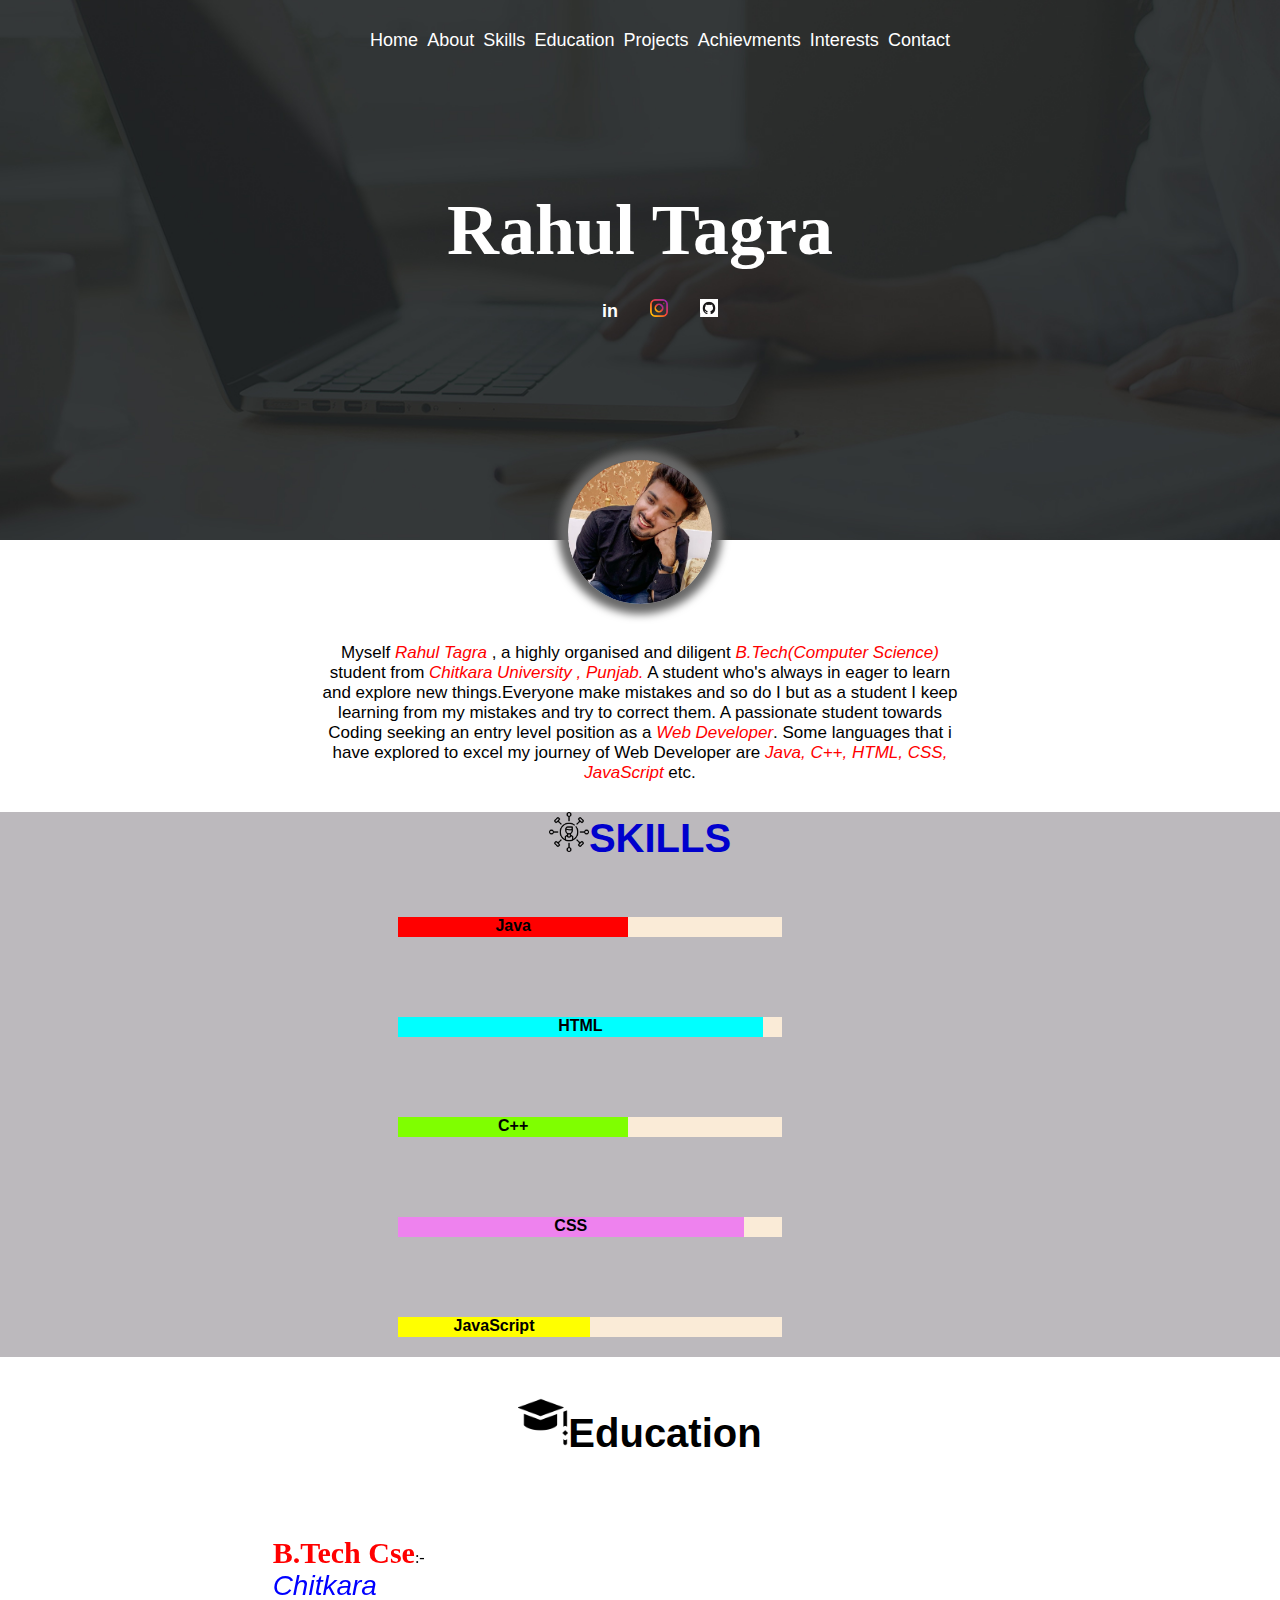
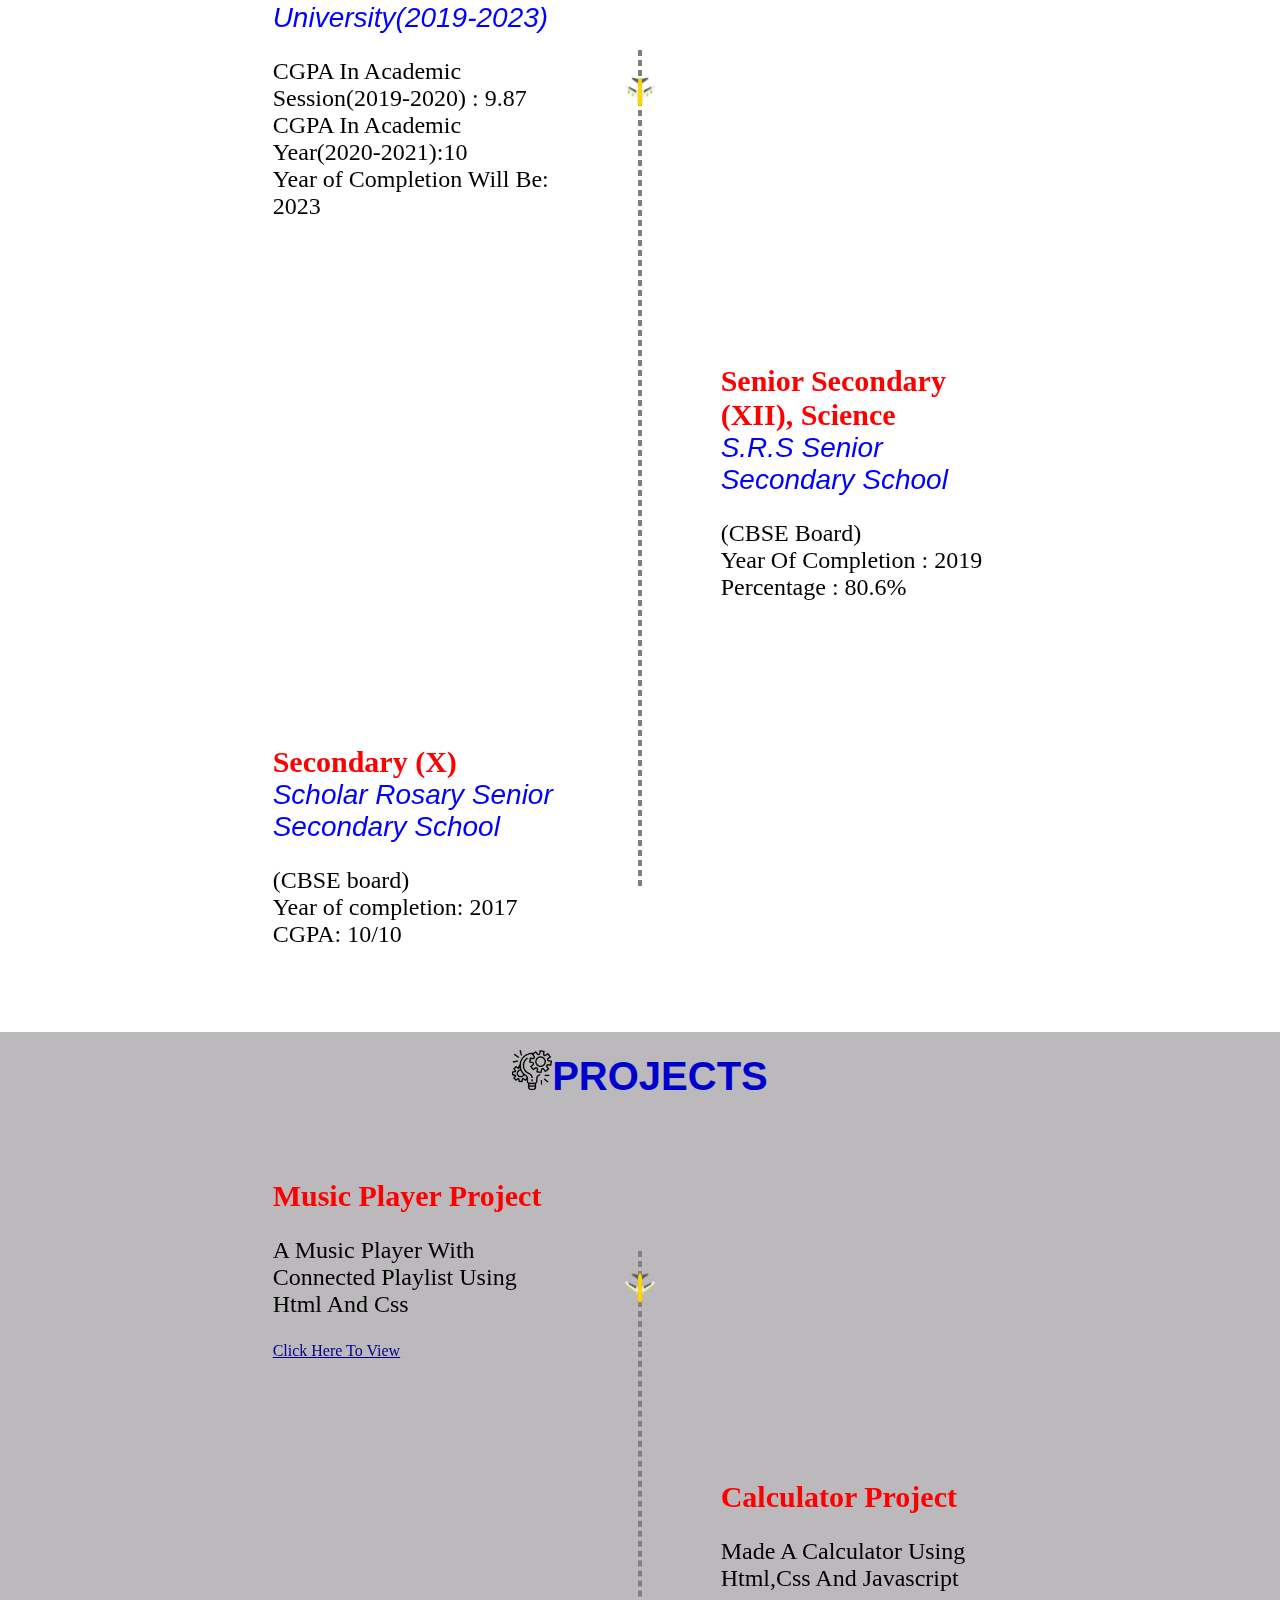
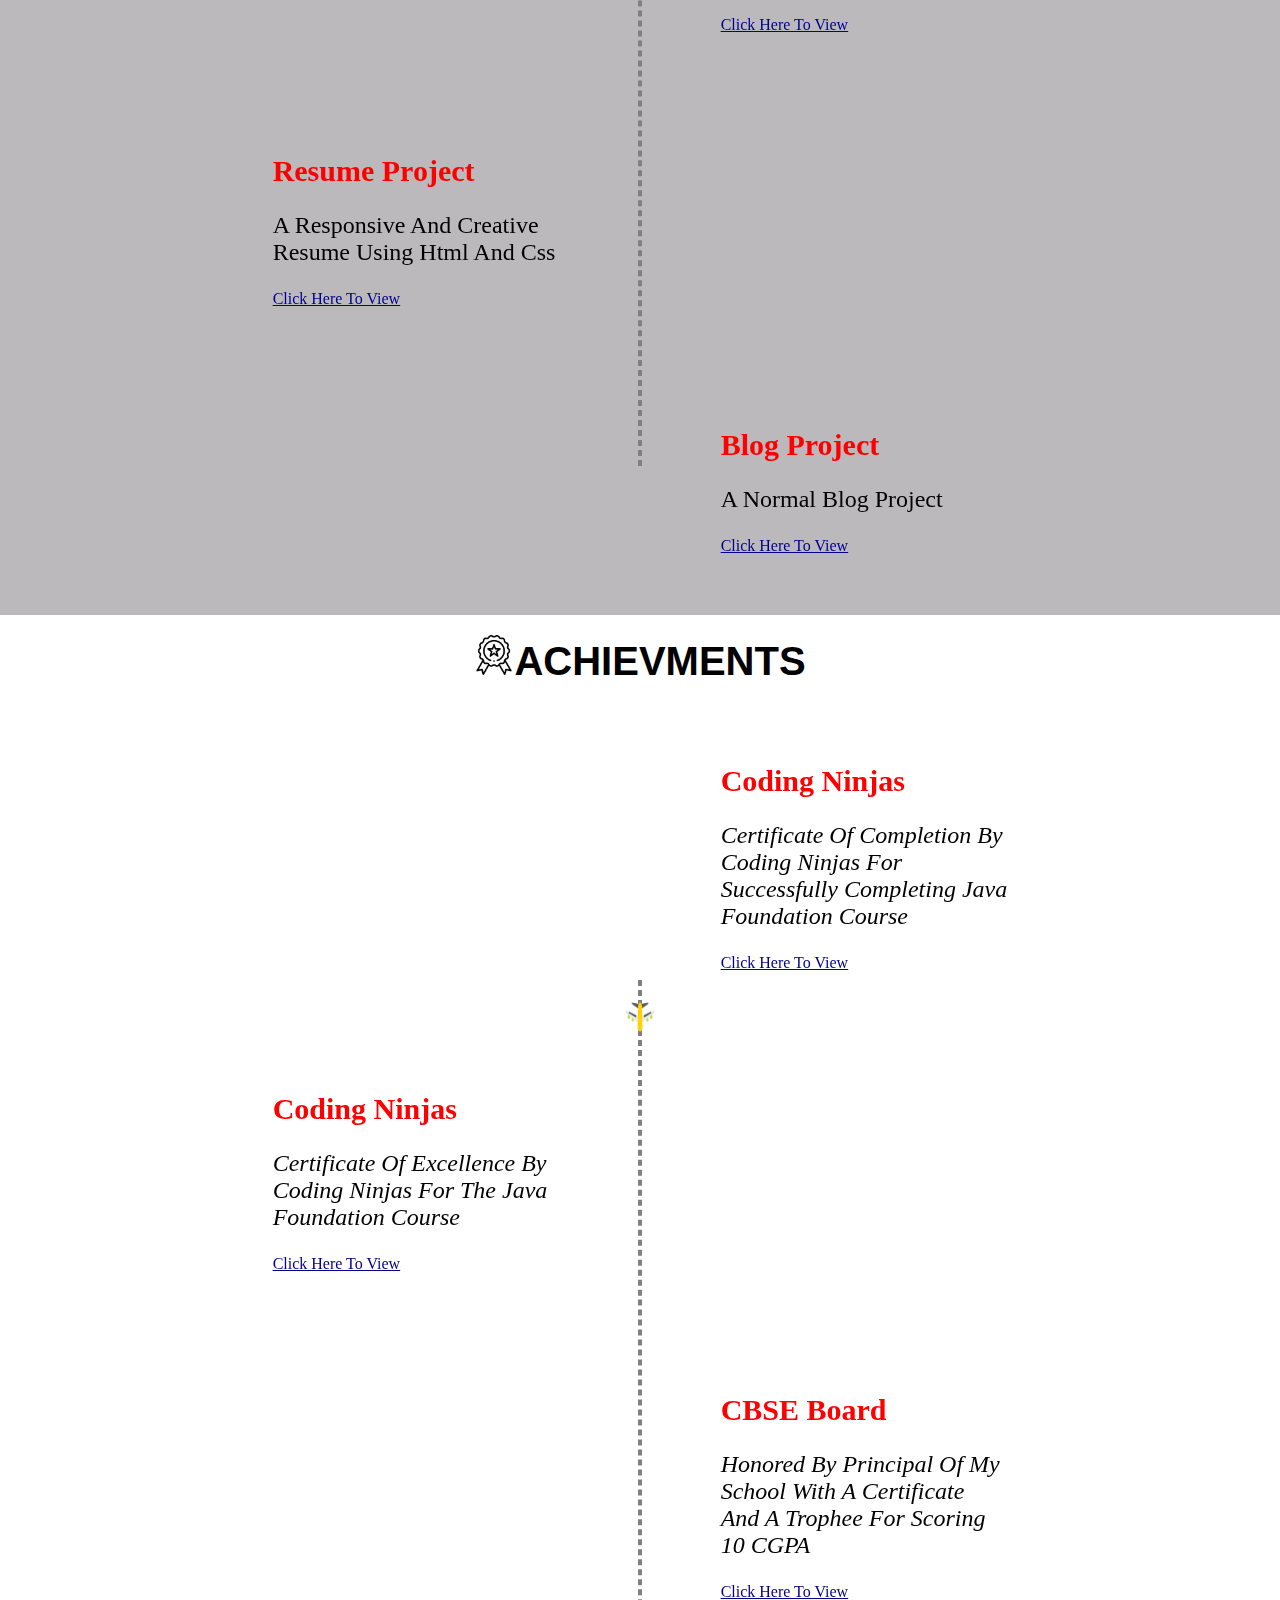
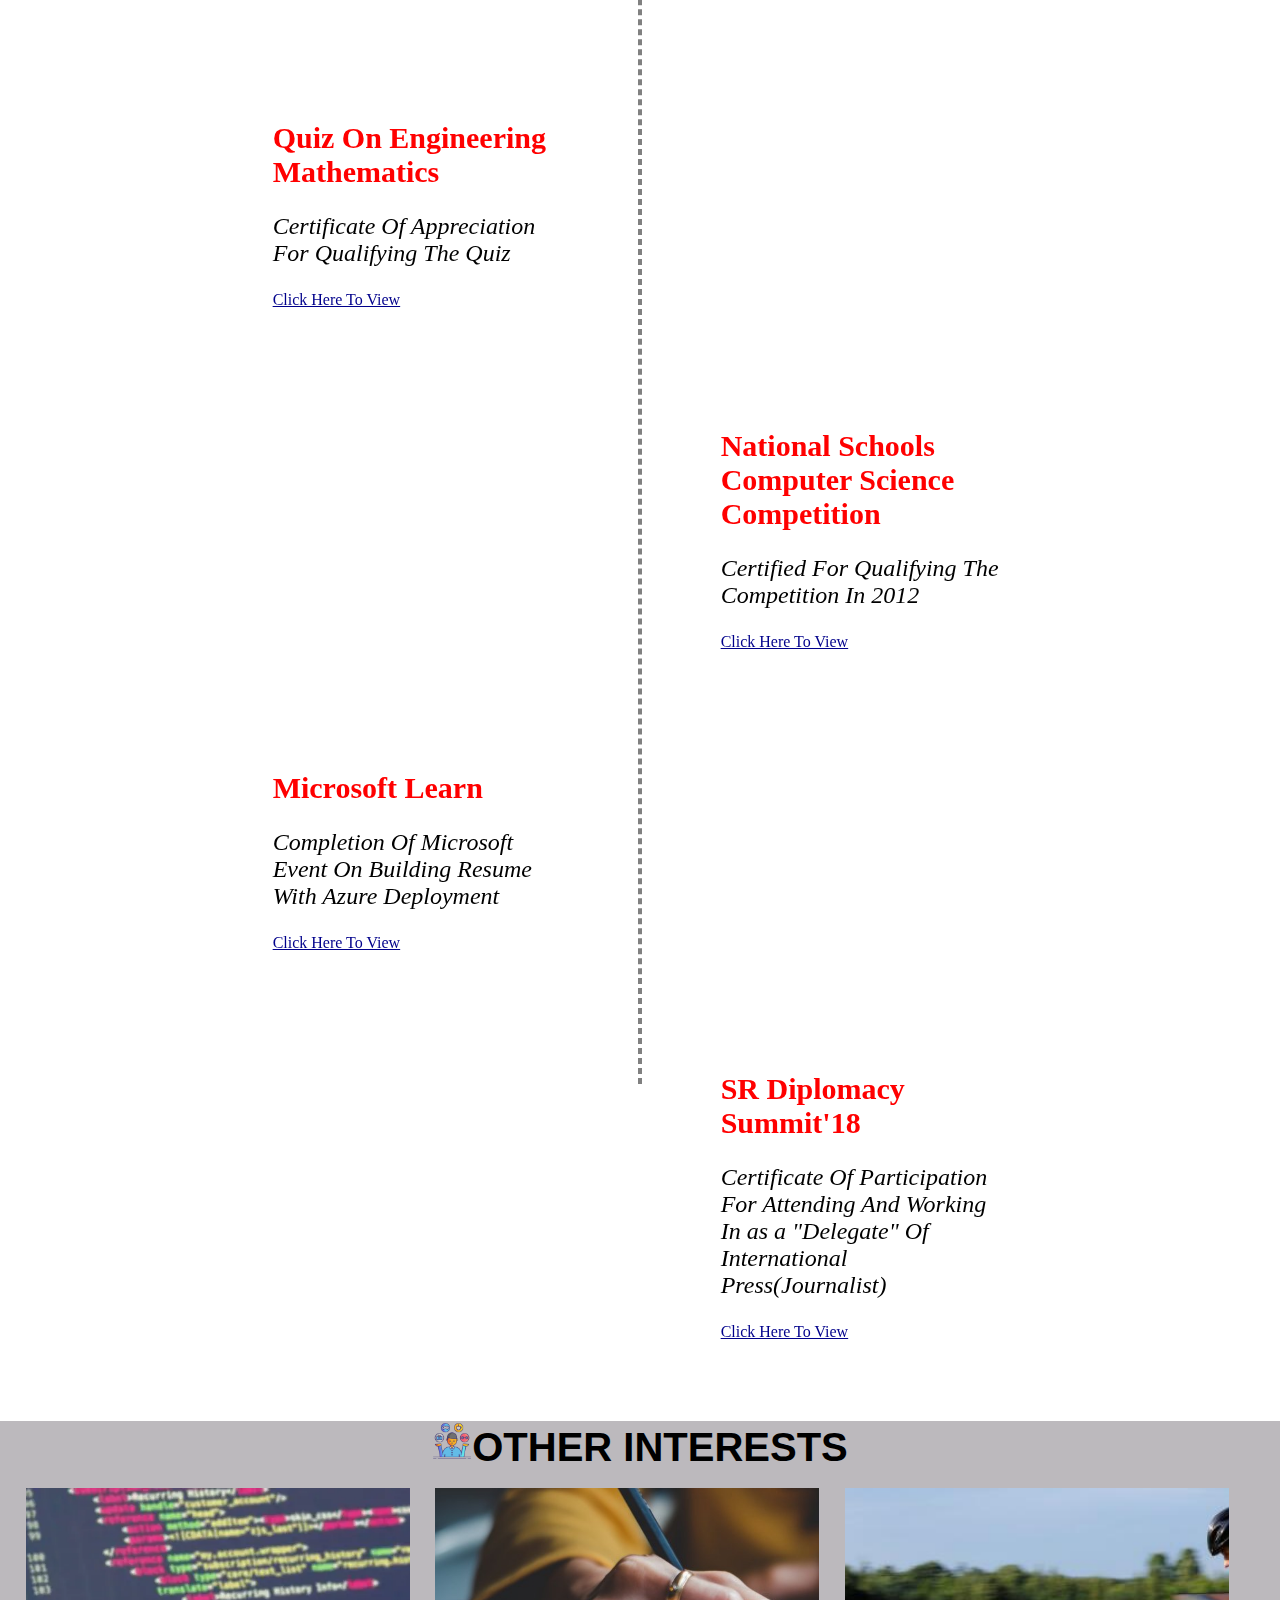
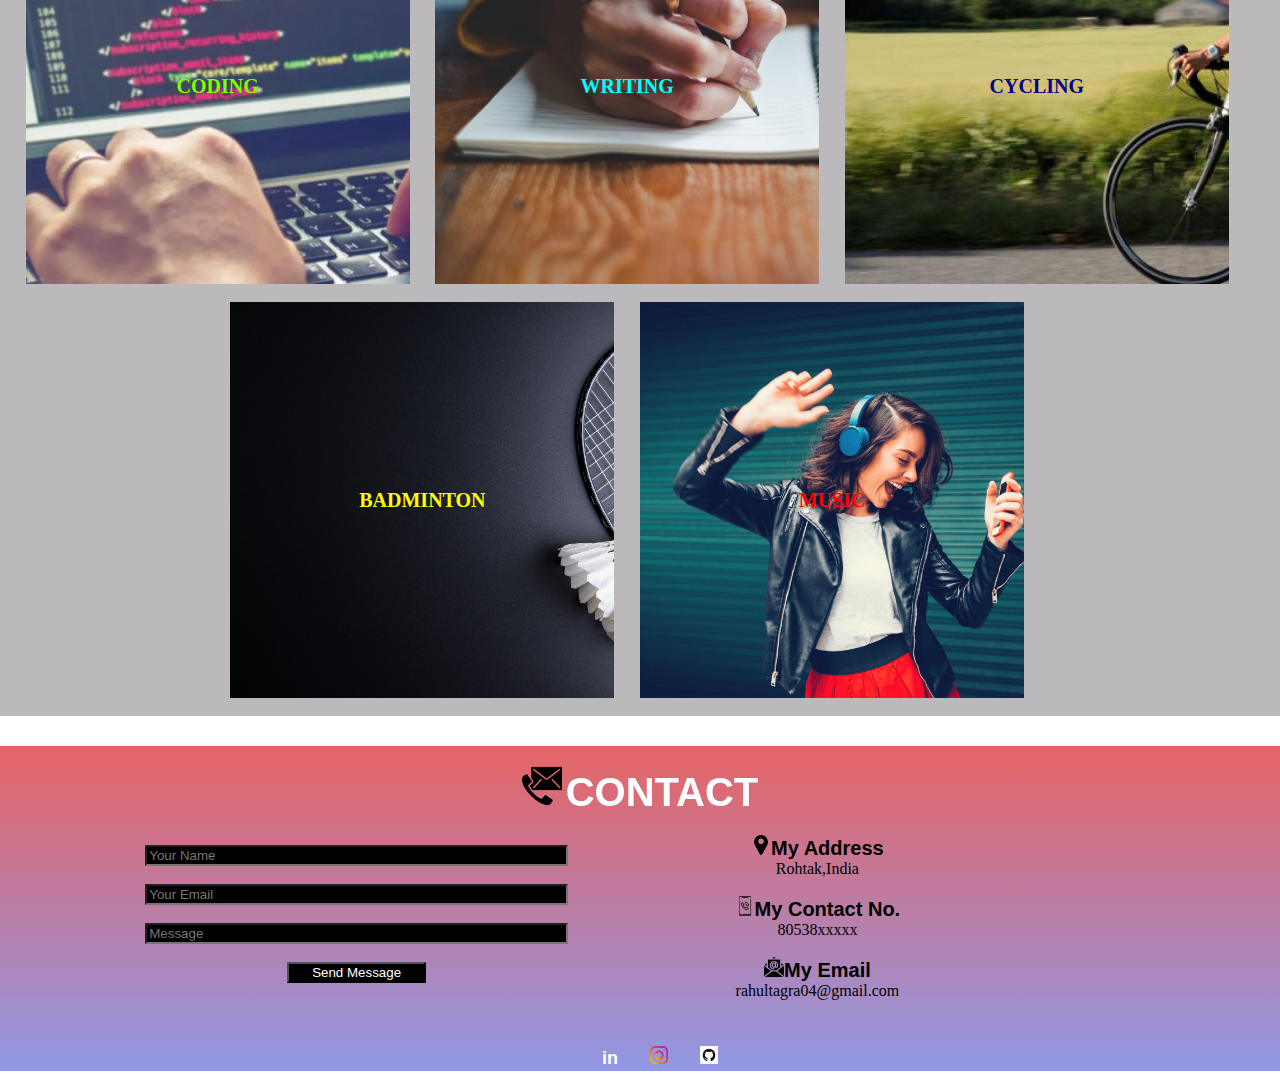
<file: resume.html>
<!DOCTYPE html>
<html>
    <head>
        <title>My Resume</title>
        <link rel="stylesheet" href="styles.css">
    </head>
    <body>
        <section id="header">
            <span id="nav-list">
                <br><ul class="align">
                    <li><a href="#">Home</a></li>
                    <li><a href="#about">About</a></li>
                    <li><a href="#skills">Skills</a></li>
                    <li><a href="#education">Education</a></li>
                    <li><a href="#projects">Projects</a></li>
                    <li><a href="#achievments">Achievments</a></li>
                    <li><a href="#interests">Interests</a></li>
                    <li><a href="#contact">Contact</a></li>
                </ul>
            </span>
            <div id="myname">
                <h1 class="align">Rahul Tagra</h1>
            </div>
            <br>
            <div class="social-icons">
                <ul class="align">
                <li><a href="https://www.linkedin.com/in/transitioner-world-b981a7223/">in</a></li>
                <li><a href="https://www.instagram.com/just_.rahul/"><img src="images/insta.png" height="18px" width="18px"></a></li>
                <li><a href="https://github.com/rahultagra04"><img src="images/git.jpg" height="18px" width="18px"></a></li>
                </ul>
            </div>
        </section>
        <section id="about">
            <div class="myimage align">
                <img src="images/myimg.jpeg">
            </div><br>
            <div class="myinfo align">
                <p>Myself <i class="italic">Rahul Tagra</i> , a highly organised and diligent <i class="italic">B.Tech(Computer Science)</i> student from <i class="italic">Chitkara University , Punjab.</i>
                    A student who's always in eager to learn and explore new things.Everyone make mistakes and so do I but as a student
                    I keep learning from my mistakes and try to correct them. A passionate student towards Coding seeking an entry level
                     position as a <i class="italic">Web Developer</i>. Some languages that i have explored to excel my journey of Web Developer
                     are <i class="italic">Java, C++, HTML, CSS, JavaScript</i> etc.

                </p>
            </div>

        </section>
        <section id="skills">
            <div class="skill-heading align">
                <img src="images/skills.png"><b>Skills</b>
            </div><br><br>
            <div id="outer-container">
            <div class="container">
                <div class="java align">
                    Java
                </div>

            </div>
            <div class="container">
                <div class="html align">
                    HTML
                </div>

            </div>
            <div class="container">
                <div class="c align">
                    C++
                </div>

            </div>
            <div class="container">
                <div class="css align">
                    CSS
                </div>

            </div>
            <div class="container">
                <div class="js align">
                    JavaScript
                </div>

            </div>
            </div>
            

        </section>
        <section id="education">
            <div id="edu-heading">
            <img src="images/edu.png"><b>Education</b>
            </div>
            <div id="edu-container">
                <span id="middle">
                <span id="aeroplane"><img src="images/aero.png"></span>
                </span>
                <div class="college"><b>B.Tech Cse</b>:-<br><i>Chitkara University(2019-2023)</i><p>
                    CGPA In Academic Session(2019-2020) : 9.87<br>
                    CGPA In Academic Year(2020-2021):10<br>
                    Year of Completion Will Be: 2023</p>
                   
                    </div>
                <div class="school"><b>Senior Secondary (XII), Science</b><br>
                    <i>S.R.S Senior Secondary School</i><p>
                    (CBSE Board)<br>
                    Year Of Completion : 2019<br>
                    Percentage : 80.6%
                </p>
                
                    
                    </div>
                <div class="college"><b>Secondary (X)<br></b>
                    <i>Scholar Rosary Senior Secondary School</i><p>
                    (CBSE board)<br>
                    Year of completion: 2017<br>
                    CGPA: 10/10
                </p></div>
            </div>
        </section>
        <section id="projects">
            <div id="project-heading">
                <img src="images/project.png"><b>Projects</b>
            </div>
            <div id="project-container">
                <span id="project-middle">
                    <span id="project-travel"><img src="images/aero.png"></span>
                </span>
                <div class="college">
                   <b>Music Player Project</b>
                    <p>A Music Player With Connected Playlist Using Html And Css
                    </p>
                    <a href="Music Player Project/index.html" target="_blank">Click Here To View</a>
                </div>
                <div class="school">
                    <b>Calculator Project</b>
                    <p>Made A Calculator Using Html,Css And Javascript
                       
                    </p>
                    <a href="CalculatorProject/calculator.html" target="_blank">Click Here To View</a>
                </div>
                <div class="college">
                    <b>Resume Project</b>
                     <p>A Responsive And Creative Resume  Using Html And Css
                     </p>
                     <a href="resume.html">Click Here To View</a>
                 </div>
                 <div class="school">
                    <b>Blog Project</b>
                    <p>A Normal Blog Project
                       
                    </p>
                    <a href="My Blog Project/CompleteBlog.html" target="_blank">Click Here To View</a>
                </div>
            </div>
        </section>
        <section id="achievments">
            <div id="achi-heading">
                <img src="images/achi.png"><b>Achievments</b>
            </div>
            <div id="achi-container">
                <span id="achi-middle">
                <span id="achi-travel"><img src="images/aero.png"></span>
                </span>
                <div class="school"><b>Coding Ninjas</b>
                <br><p>
                    Certificate Of Completion By Coding Ninjas For Successfully Completing Java Foundation Course
                </p>
                <a href="documents/IntroToJavaCompletion.pdf" target="_blank">Click Here To View</a>
            </div>
                <div class="college">
                    <b>Coding Ninjas</b>
                   <br> <p>
                        Certificate Of Excellence By Coding Ninjas For The Java Foundation Course
                   </p>
                    <a href="documents/IntroToJavaExcellence.pdf" target="_blank">Click Here To View</a>
                </div>
                <div class="school"><b>CBSE Board</b>
               <br> <p>
                    Honored By Principal Of My School With A Certificate And A Trophee For Scoring 10 CGPA

               </p>
                <a href="documents/10thCer.pdf" target="_blank">Click Here To View</a>
            </div>
                <div class="college"><b>Quiz On Engineering Mathematics</b>
               <br> <p>Certificate Of Appreciation For Qualifying The Quiz</p>
               <a href="documents/quiz.jpg" target="_blank">Click Here To View</a>
            </div>
                <div class="school"><b>National Schools Computer Science Competition
                </b>
                <br><p>
                    Certified For Qualifying The Competition In 2012
                </p>
                <a href="documents/Nsc.pdf" target="_blank">Click Here To View</a>
            </div>
                <div class="college">
                    <b>Microsoft Learn</b>
                    <br><p>Completion Of Microsoft Event On Building
                    Resume With Azure Deployment </p>
                    <a href="documents/Rahul Tagra.png" target="_blank">Click Here To View</a>
                </div>
                <div class="school">
                    <b>SR Diplomacy Summit'18</b>
                    <br><p>Certificate Of Participation For Attending And Working In as a "Delegate" Of International Press(Journalist)</p>
                    <a href="documents/Delegate.pdf" target="_blank">Click Here To View</a>
                </div>
            </div>
            
        </section>
        <section id="interests">
            <div id="interest-heading">
                <img src="images/interest.png"><b>Other Interests</b>
            </div>
            <br>
            <div id="card-container">
                <div id="coding"><b>CODING</b></div>
                <div id="writing"><b>WRITING</b></div>
                <div id="cycling"><b>CYCLING</b></div>
                <div id="badminton"><b>BADMINTON</b></div>
                <div id="music"><b>MUSIC</b></div>
            </div>
        </section>
        <!-- <section id="interests">
            <div id="interest-heading">
                <img src="images/interest.png"><b>Other Interests</b>
            </div>
            <div id="interest-container">
            <div id="coding"><b>CODING</b></div>
            <div id="writing"><b>WRITING</b></div>
            <div id="cycling"><b>CYCLING</b></div>
            <div id="badminton"><b>BADMINTON</b></div>
            <div id="music"><b>MUSIC</b></div>
            
            </div>
        </section> -->
        <section id="contact">
            <div class="align" id="contact-heading">
               <img src="images/contact.png"> <b>Contact</b>
            </div>
            <div id="contact-sections">
                <form class="align">
                    <input type="text" name="name" id="yourname" placeholder="Your Name"><br><br>
                    <input type="email" name="email" id="email" placeholder="Your Email"><br><br>
                    <input type="text" name="mesage" id="message" placeholder="Message"><br><br>
                    <button type="submit">Send Message</button> 
                </form>
                <div id="my-address" class="align">
                    <img src="images/location.png" height="20px" width="20px"><b>My Address</b><br>
                    Rohtak,India<br><br>
                    <img src="images/phone.png" height="20px" width="20px"><b>My Contact No.</b><br>
                    80538xxxxx<br><br>
                    <img src="images/email.png" height="20px" width="20px"><b>My Email</b><br>
                    rahultagra04@gmail.com</div>

                </div>
            </div>
            <div class="social-icons">
                <ul class="align">
                <li><a href="https://www.linkedin.com/in/transitioner-world-b981a7223/">in</a></li>
                <li><a href="https://www.instagram.com/just_.rahul/"><img src="images/insta.png" height="18px" width="18px"></a></li>
                <li><a href="https://github.com/rahultagra04"><img src="images/git.jpg" height="18px" width="18px"></a></li>
                </ul>
            </div>
        </section>
        <script type="text/javascript" src="script.js"></script>
    </body>
</html>
</file>
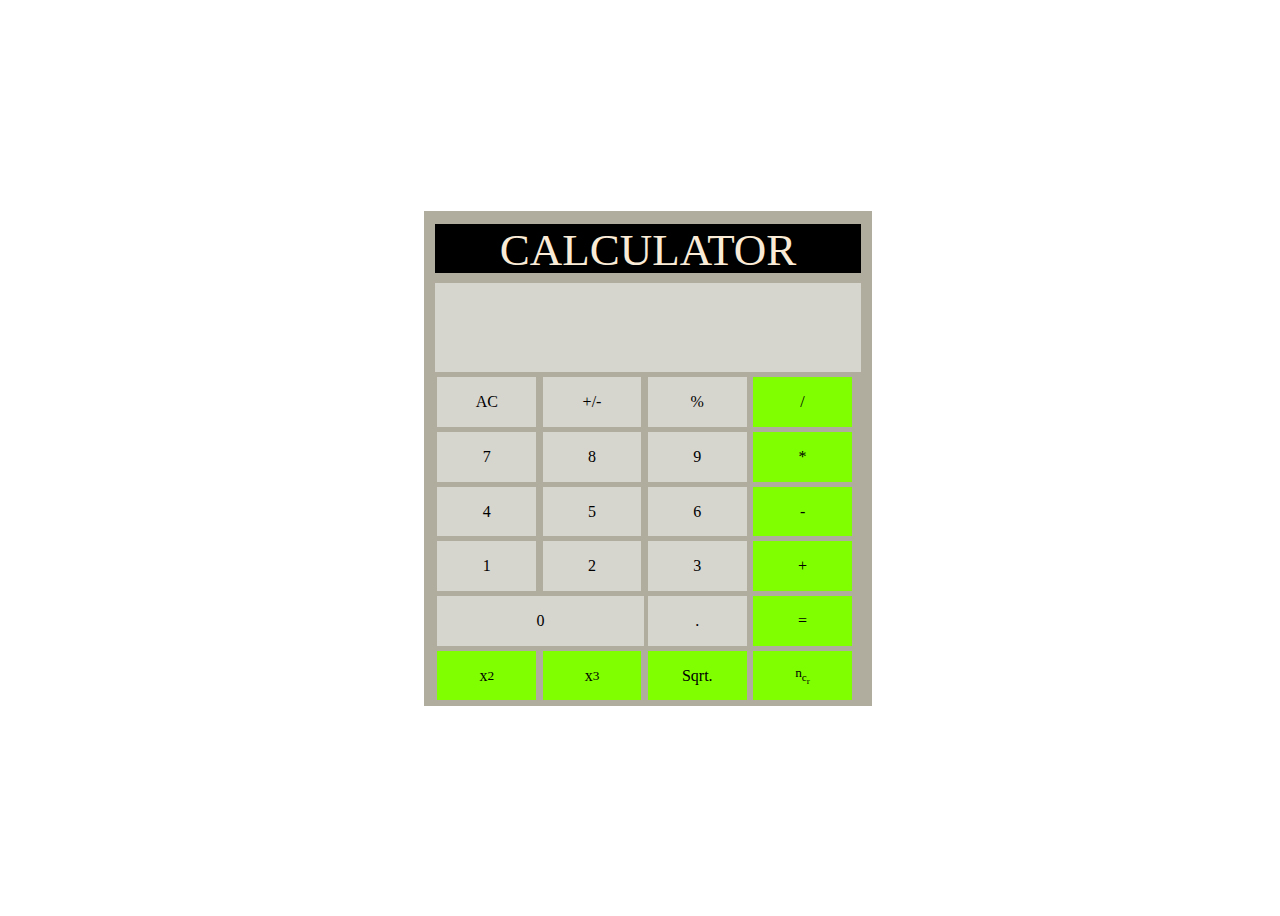
<file: CalculatorProject/calculator.html>
<!DOCTYPE html>
<html>
    <head>
        <title>Calculator</title>
        <link rel="stylesheet" href="main.css">
        <meta name="viewport" content="width=device-width, initial-scale=1.0">
    </head>
    <body>
        <div id="outer-box">
            <div id="heading">CALCULATOR</div>
            <div id="text-area"></div>
            <div class="white-key" id="ac">
                AC
            </div>
            <div class="white-key" id= "negative">
                +/-
            </div>
            <div class="white-key" id="percent">
                %
            </div>
            <div class="operator-key" id="divide">
                /
            </div>
            <div class="white-key" id="seven">
                7
            </div>
            <div class="white-key" id="eight">
                8
            </div>
            <div class="white-key" id="nine">
                9
            </div>
            <div class="operator-key" id="multiply">
                *
            </div>
            <div class="white-key" id="four">
                4
            </div>
            <div class="white-key" id="five">
                5
            </div>
            <div class="white-key" id="six">
                6
            </div>
            <div class="operator-key" id="minus">
                -
            </div>
            <div class="white-key" id="one">
                1
            </div>
            <div class="white-key" id="two">
                2
            </div>
            <div class="white-key" id="three">
                3
            </div>
            <div class="operator-key" id="plus">
                +
            </div>
            <div id="zero-key">
                0
            </div>
            <div class="white-key" id="decimal">
                .
            </div>
            <div class="operator-key" id="equal">
                =
            </div>
            <div class="operator-key" id="square">
                x<sup>2</sup>
            </div>
            <div class="operator-key" id="cube">
                x<sup>3</sup>
            </div>
            <div class="operator-key" id="sqrt">
                Sqrt.
            </div>
            <div class="operator-key" id="ncr">
                <sup>n<sub>c<sub>r</sub> </sub></sup>
            </div>
        </div>
        <script type="text/javascript" src="script.js"></script>

    </body>
</html>
</file>
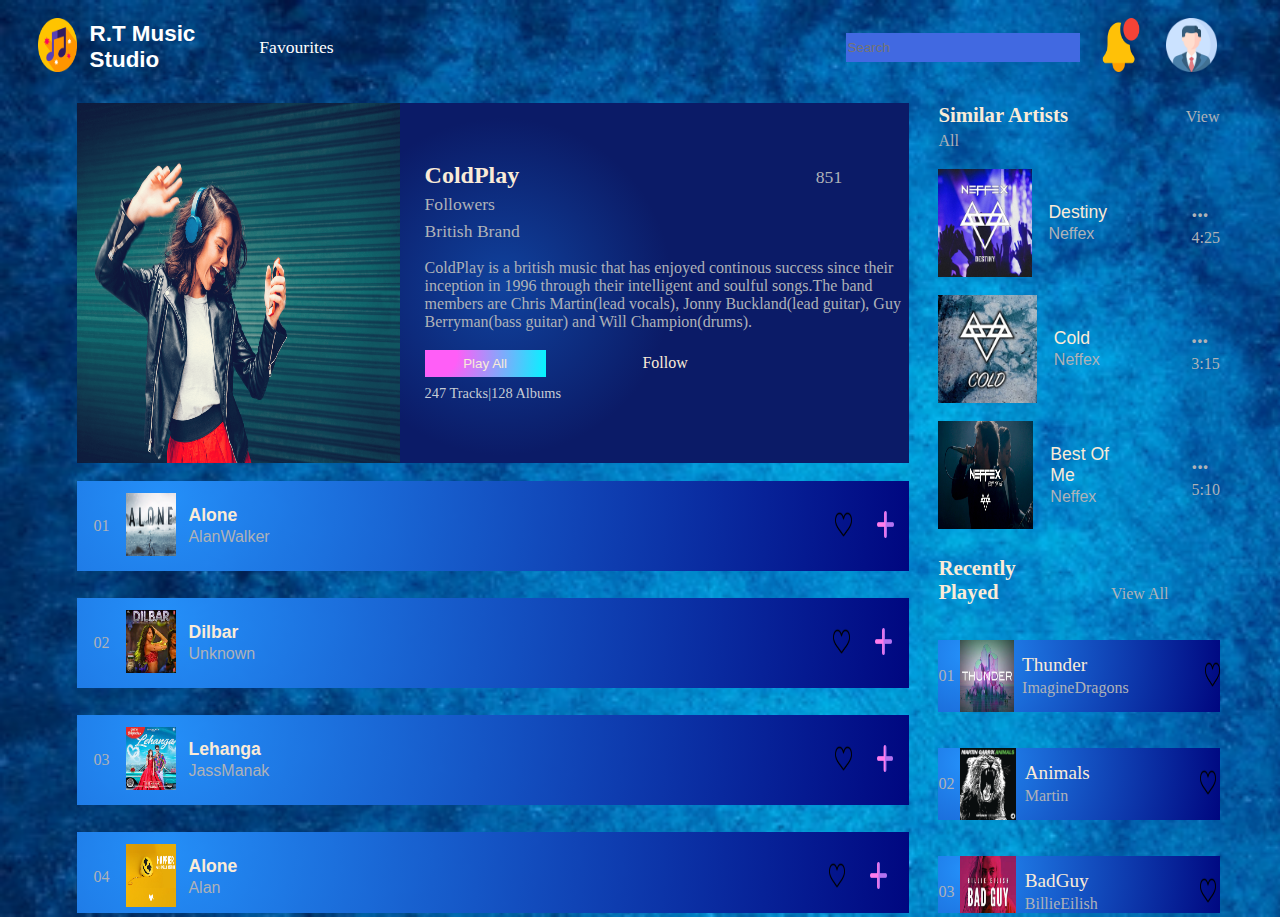
<file: Music Player Project/playlist.html>
<!DOCTYPE html>
<html>
    <head><title>My Playlist</title>
    <link rel="stylesheet" href="playliststyle.css">
    </head>
    <body>
        <header>
            <span id="logo-img">
                <img src="images/logo.png">
            </span>
                <a href="index.html">R.T Music<br>Studio</a>
                <span id="favourite">
                    Favourites
                </span>
                <form>
                    <input type="text" id="searchbar" name="search" placeholder="Search">
                </form>
                <span id="bell">
                    <img src="images/bell.png">
                </span>
                <span id="user">
                    <img src="images/user1.png">
                </span>
        </header>
        <section id="leftpart">
            <section id="big-card">
                <div id="bigcard-image">
                    <img src="images/carousel2.jpg">
                </div>
                <div id="bigcard-content"><span id="big-head">ColdPlay</span>
                    <span class="subhead">851 Followers</span><br>
                <span class="subhead">British Brand</span>
            <span id="inner-content"><p>ColdPlay is a british music that has enjoyed continous success since their inception in 1996 through their
                intelligent and soulful songs.The band members are Chris Martin(lead vocals), Jonny Buckland(lead guitar), Guy Berryman(bass guitar)
                and Will Champion(drums).</p>
            </span>
        <span id="playall"><button type="submit">Play All</button></span><span id="follow"><a href="">Follow</a></span><br>
        <span id="count">247 Tracks|128 Albums</span>
        </div>
        
            </section>
            <section id="small-cards">
                <div class="card">
                    <span class="number">
                        01
                    </span>
                    <span class="card-img">
                        <img src="images/newreleases/alone.jpg">
                    </span>
                    <span class="song-name">Alone<br><b>AlanWalker</b></span>
                    <span class="heart" id="heart1">
                        <img src="images/heart.png">
                    </span>
                    <span class="plus">
                        <img src="images/plus.png">
                    </span>
                </div>
                <div class="card">
                    <span class="number">
                        02
                    </span>
                    <span class="card-img">
                        <img src="images/latest_hindi/dilbar.jpg">
                    </span>
                    <span class="song-name">Dilbar<br><b>Unknown</b></span>
                    <span class="heart" id="heart2">
                        <img src="images/heart.png">
                    </span>
                    <span class="plus">
                        <img src="images/plus.png">
                    </span>
                </div>
                <div class="card">
                    <span class="number">
                        03
                    </span>
                    <span class="card-img">
                        <img src="images/latest_punjabi/lehanga.jpg">
                    </span>
                    <span class="song-name">Lehanga<br><b>JassManak</b></span>
                    <span class="heart" id="heart3">
                        <img src="images/heart.png">
                    </span>
                    <span class="plus">
                        <img src="images/plus.png">
                    </span>
                </div>
                <div class="card">
                    <span class="number">
                        04
                    </span>
                    <span class="card-img">
                        <img src="images/newreleases/happier.jpg">
                    </span>
                    <span class="song-name">Alone<br><b>Alan</b></span>
                    <span class="heart" id="heart4">
                        <img src="images/heart.png">
                    </span>
                    <span class="plus">
                        <img src="images/plus.png">
                    </span>
                </div>
                <div class="card">
                    <span class="number">
                        05
                    </span>
                    <span class="card-img">
                        <img src="images/newreleases/alone.jpg">
                    </span>
                    <span class="song-name">Happier<br><b>Marshmello</b></span>
                    <span class="heart" id="heart5">
                        <img src="images/heart.png">
                    </span>
                    <span class="plus">
                        <img src="images/plus.png">
                    </span>
                </div>
                <div class="card">
                    <span class="number">
                        06
                    </span>
                    <span class="card-img">
                        <img src="images/latest_hindi/tera ban jaunga.jpg">
                    </span>
                    <span class="song-name">Tera Ban Jaunga<br><b>Arijit</b></span>
                    <span class="heart" id="heart6">
                        <img src="images/heart.png">
                    </span>
                    <span class="plus">
                        <img src="images/plus.png">
                    </span>
                </div>
                <div class="card">
                    <span class="number">
                        07
                    </span>
                    <span class="card-img">
                        <img src="images/newreleases/sad.png">
                    </span>
                    <span class="song-name">Sad!<br><b>XXXTentacion</b></span>
                    <span class="heart" id="heart7">
                        <img src="images/heart.png">
                    </span>
                    <span class="plus">
                        <img src="images/plus.png">
                    </span>
                </div>
                <div class="card">
                    <span class="number">
                        08
                    </span>
                    <span class="card-img">
                        <img src="images/newreleases/lovely.jpg">
                    </span>
                    <span class="song-name">Lovely<br><b>BillieEilish</b></span>
                    <span class="heart" id="heart8">
                        <img src="images/heart.png">
                    </span>
                    <span class="plus">
                        <img src="images/plus.png">
                    </span>
                </div>
                <div class="card">
                    <span class="number">
                        09
                    </span>
                    <span class="card-img">
                        <img src="images/latest_punjabi/oldskool.jpg">
                    </span>
                    <span class="song-name">OldSkool<br><b>Prem Gill</b></span>
                    <span class="heart" id="heart9">
                        <img src="images/heart.png">
                    </span>
                    <span class="plus">
                        <img src="images/plus.png">
                    </span>
                </div>
                <div class="card">
                    <span class="number">
                        10
                    </span>
                    <span class="card-img">
                        <img src="images/newreleases/alone2.jpg">
                    </span>
                    <span class="song-name">Alone Pt.II<br><b>AlanWalker</b></span>
                    <span class="heart" id="heart10">
                        <img src="images/heart.png">
                    </span>
                    <span class="plus">
                        <img src="images/plus.png">
                    </span>
                </div>
               
            </section> 
        </section>
        <section id="rightpart">
            <div id="vertical-card">
                <span class="vertical-head">Similar Artists <b>View All</b></span>
                <div class="small-vcards">
                    <span class="cards-image">
                        <img src="images/aside/destiny.jpg">
                    </span>
                    <span class="songs-name">
                        Destiny<br>
                        <b>
                            Neffex
                        </b>
                    </span>
                    <span id="nef1">
                        ...
                        <br>
                        <b>
                            4:25
                        </b>
                    </span>
                </div>
                <div class="small-vcards">
                    <span class="cards-image">
                        <img src="images/aside/cold.jpg">
                    </span>
                    <span class="songs-name">
                        Cold<br>
                        <b>
                            Neffex
                        </b>
                    </span>
                    <span id="nef2">
                        ...
                        <br>
                        <b>
                            3:15
                        </b>
                    </span>
                </div>
                <div class="small-vcards">
                    <span class="cards-image">
                        <img src="images/aside/bestofme.jpg">
                    </span>
                    <span class="songs-name">
                        Best Of Me<br>
                        <b>
                            Neffex
                        </b>
                    </span>
                    <span id="nef3">
                        ...
                        <br>
                        <b>
                            5:10
                        </b>
                    </span>
                </div>
            </div>
            <div id="vertical-card2">
                <span class="vertical-head">Recently Played<b>View All</b></span>
                <div class="small-cards2">
                    <span class="song-number">
                        01
                    </span>
                    <span class="card2-image">
                        <img src="images/aside/thunder.jpg">
                    </span>
                    <span class="details">
                        Thunder<br>
                        <b>ImagineDragons</b>
                    </span>
                    <span class="hurt" id="hurt1">
                        <img src="images/heart.png">
                    </span>
                </div>
                <div class="small-cards2">
                    <span class="song-number">
                        02
                    </span>
                    <span class="card2-image">
                        <img src="images/aside/animals.jpg">
                    </span>
                    <span class="details">
                        Animals<br>
                        <b>Martin</b>
                    </span>
                    <span class="hurt" id="hurt2">
                        <img src="images/heart.png">
                    </span>
                </div>
                <div class="small-cards2">
                    <span class="song-number">
                        03
                    </span>
                    <span class="card2-image">
                        <img src="images/aside/badguy.jpg">
                    </span>
                    <span class="details">
                        BadGuy<br>
                        <b>BillieEilish</b>
                    </span>
                    <span class="hurt" id="hurt3">
                        <img src="images/heart.png">
                    </span>
                </div>
                <div class="small-cards2">
                    <span class="song-number">
                        04
                    </span>
                    <span class="card2-image">
                        <img src="images/aside/loseyou.png">
                    </span>
                    <span class="details">
                        LoseYou<br>
                        <b>SelenaGomez</b>
                    </span>
                    <span class="hurt" id="hurt4">
                        <img src="images/heart.png">
                    </span>
                </div>
                <div class="small-cards2">
                    <span class="song-number">
                        05
                    </span>
                    <span class="card2-image">
                        <img src="images/newreleases/happier.jpg">
                    </span>
                    <span class="details">
                        Happier<br>
                        <b>Marshmello</b>
                    </span>
                    <span class="hurt" id="hurt5">
                        <img src="images/heart.png">
                    </span>
                </div>
                <div class="small-cards2">
                    <span class="song-number">
                        06
                    </span>
                    <span class="card2-image">
                        <img src="images/aside/destiny.jpg">
                    </span>
                    <span class="details">
                        Destiny<br>
                        <b>Neffex</b>
                    </span>
                    <span class="hurt" id="hurt6">
                        <img src="images/heart.png">
                    </span>
                </div>
                <div class="small-cards2">
                    <span class="song-number">
                        07
                    </span>
                    <span class="card2-image">
                        <img src="images/newreleases/lovely.jpg">
                    </span>
                    <span class="details">
                        Lovely<br>
                        <b>BillieEilish</b>
                    </span>
                    <span class="hurt" id="hurt7">
                        <img src="images/heart.png">
                    </span>
                </div>
                
            </div>
        </section>
    </body>
</html>
</file>
<file: styles.css>
body{
    margin:0;
}
/*most often mistake was ki hamesha space chut ri thi because div use kr ra tha mai space usse ati h*/
#header{
    background-image: url("images/head.jpg");
    height:60vh;
    width:100vw;
    background-size: cover;
    background-position: center;
}
#nav-list{
    display:flex;
    height:15%;
    justify-content: center;
    align-items: center;
}
#nav-list ul{
    display: inline-block;
}
li{
    display: inline-block;
    list-style: none;
    font-size: 18px;
    font-family: sans-serif;
    margin: 0.2vw;
}
#nav-list a:hover{
    text-decoration: underline;
    box-shadow: 0px 0px 6px 4px darkgrey;
    color: lightslategray;
    transition: 0.8s;
}
a{
    color: white;
    text-decoration: none;
}
.align{
    text-align: center;
}
#myname{
    color: white;
    font-size: 36px;
    position:relative;
    top:60px;
}
.social-icons{
    color:white;
    font-size: 18px;
    font-family: sans-serif;
    font-weight: 700;
}
.social-icons ul{
    word-spacing: 22px;
}
.social-icons a:hover{
    color:lightslategrey;
    box-shadow: 0px 0px 6px 4px darkgrey;
    transition: 0.8s;
    border-radius: 40%;
}
.myimage>img{
    height:20%;
    width:20%;
    border-radius: 50%;
    margin-top:-80px;
    box-shadow: 0px 0px 8px 10px dimgray;
}
#about{
    display: flex;
    flex-direction: column;
    align-items: center;
    width:100vw;
}
.myinfo{
    width:50%;
    font-size: 17px;
    font-family: sans-serif;
}
.italic{
    color: red;
}
.italic:hover{
    text-decoration: underline;
}
/*#skills{
    display:flex;
    flex-direction:;
    flex-wrap: wrap;
    height:30vh;
    background-color: gray;
    align-items: center;
   
}*/
.skill-heading{
    margin-top: 12px;
    background-color: #bcb9bd;
    
}
.skill-heading img{
    height: 40px;
    width:40px;
}
.skill-heading b{
    font-size: 40px;
    font-family: sans-serif;
    text-transform: uppercase;
    color: mediumblue;
}
.container{
    width:30%;
    height:20px;
    display: flex;
    flex-direction: row;
    background-color: antiquewhite;
    margin-left: 100px;
    margin-right: 200px;
    margin-top:60px;
    margin-bottom:20px;
}
.container:hover{
    box-shadow: 0px 0px 6px 6px deeppink;
    transition: 1s;
}
#outer-container{
    display: flex;
    flex-direction: row;
    width:100vw;
    flex-wrap: wrap;
    justify-content: center;
    background-color: #bcb9bd;
    position: relative;
    top:-40px;
}
.java{
    width:60%;
    background-color:red;
    font-family: sans-serif;
    font-weight: bold;
}
.html{
    width:95%;
    background-color:aqua;
    font-family: sans-serif;
    font-weight: bold;
}
.css{
    width:90%;
    background-color:violet;
    font-family: sans-serif;
    font-weight: bold;
}
.c{
    width:60%;
    background-color:chartreuse;
    font-family: sans-serif;
    font-weight: bold;
}
.js{
    width:50%;
    background-color:yellow;
    font-family: sans-serif;
    font-weight: bold;
}

#education{
    display:flex;
    flex-direction: column;
    align-items: center;
    width:100vw;
}
#edu-heading img{
    width:50px;
    height:50px;
}
#edu-heading b{
    font-size: 40px;
    font-family: sans-serif;
}
#edu-container{
    margin-top: 20px;
    position: relative;
    width:70%;
    align-items: center;
    display: flex;
    flex-direction: column;
}
#edu-container div{
    width:32%;
    margin:60px;
}
#edu-container div:hover{
    border:4px dotted greenyellow;
    transition: 1s;
}
#edu-container div b{
    font-size: 30px;
    color:red;
}
#edu-container div i{
    font-size: 28px;
    font-family: sans-serif;
    color: blue;
}
#edu-container p{
    font-size:24px;
}
.school{
    position: relative;
    left:25%;
}
.college{
    position: relative;
    right:25%;
}
#middle{
    position:absolute;
    width:0%;
    height:72%;
    border: 2px dashed grey;
    top:15%;
}
/*image or span me changes different krne h taki plane shi chl ske*/
#aeroplane{
    position: sticky;
    top:30%;
}
#edu-container img{
    width: 30px;
    height:30px;
    position: absolute;
    left:-15px;
    top:25px;
}
#projects{
    display:flex;
    background-color: #bcb9bd;
    flex-direction: column;
    align-items: center;
    width: 100vw;
    padding-top: 2vh;
}
#project-heading b{
    font-size: 40px;
    font-family: sans-serif;
    color: mediumblue;
    text-transform: uppercase;
}
#project-heading img{
    width: 40px;
    height: 40px;
}
#project-container{
    margin-top: 20px;
    position: relative;
    width:70%;
    align-items: center;
    display: flex;
    flex-direction: column;
}
#project-container img{
    width:30px;
    height:30px;
    position: absolute;
    left:-15px;
    top:20px;
}
#project-container div{
    width:32%;
    margin:60px;
}
#project-container p{
    font-size:24px;
    color: black;
}
#project-container div b{
    font-size: 30px;
    color:red;
}
#project-container a{
    
    color: darkblue;
    text-decoration: underline;
}
#project-middle{
    position: absolute;
    width:0%;
    height:74%;
    border: 2px dashed grey;
    top: 12%;
}
#project-travel{
    position: sticky;
    top:10%;
}
#project-container div:hover{
    border:4px dotted darkviolet;
    transition: 0.5s;
}
#achievments{
    display:flex;
    flex-direction: column;
    align-items: center;
    width: 100vw;
}
#achi-heading{
    margin-top: 20px;
}
#achi-heading img{
    width: 40px;
    height: 40px;
}
#achi-heading b{
    font-size: 40px;
    font-family: sans-serif;
    text-transform: uppercase;
}
#achi-container{
    margin-top: 20px;
    position: relative;
    width:70%;
    align-items: center;
    display: flex;
    flex-direction: column;
}
#achi-container div{
    width:32%;
    margin:60px;
}
#achi-container div:hover{
    border:4px dotted cyan;
    transition: 0.5s;
}
#achi-container div b{
    font-size: 30px;
    color:red;
}
#achi-container p{
    font-size:24px;
    font-style: italic;
    color: black;
}
#achi-container a{
    
    color: darkblue;
    text-decoration: underline;
}
#achi-middle{
    position: absolute;
    width:0%;
    height:74%;
    border: 2px dashed grey;
    top: 12%;
}
#achi-container img{
    width:30px;
    height:30px;
    position: absolute;
    left:-15px;
    top:20px;
}
#achi-travel{
    position: sticky;
    top:10%;
}
 #interests{
    width:100vw;
    text-align: center;
    background-color: #bcb9bd;
}
#interest-heading img{
    width:40px;
    height:40px;
}
#interest-heading b{
    font-size: 40px;
    font-family: sans-serif;
    text-transform: uppercase;
}
#interest-heading{
    margin-top: 20px;
}
#card-container{
    display: flex;
    width:100vw;
    justify-content: center;
    flex-wrap: wrap;
    flex-direction: row;
}
#coding{
    display: flex;
    align-items: center;
    justify-content: center;
    background-size: cover;
    background-repeat: no-repeat;
    background-image: url("images/coding.webp");
    height:44vh;
    width:30vw;
    margin-right: 2vw;
}
#coding:hover{
    transform: scale(1.1);
    transition: 0.5s ease-in-out;
}
#coding b{
    font-size: 20px;
    color:chartreuse;
}
#writing{
    display: flex;
    align-items: center;
    justify-content: center;
    background-size: cover;
    background-repeat: no-repeat;
    background-image: url("images/writing.jpg");
    height:44vh;
    width:30vw;
    margin-right: 2vw;
}
#writing:hover{
    transform: scale(1.1);
    transition: 0.5s ease-in-out;
}
#writing b{
    font-size: 20px;
    color: cyan;
}
#cycling{
    display: flex;
    align-items: center;
    justify-content: center;
    background-size: cover;
    background-repeat: no-repeat;
    background-image: url("images/cycle.jpg");
    height:44vh;
    width:30vw;
    margin-right: 2vw;
}
#cycling:hover{
    transform: scale(1.1);
    transition: 0.5s ease-in-out;
}
#cycling b{
    font-size: 20px;
    color: darkblue;
}
#badminton{
    display: flex;
    align-items: center;
    justify-content: center;
    background-size: cover;
    background-repeat: no-repeat;
    background-image: url("images/badminton.jpg");
    height:44vh;
    width:30vw;
    margin-right: 2vw;
    margin-top: 2vh;
    margin-bottom: 2vh;
}
#badminton:hover{
    transform: scale(1.1);
    transition: 0.5s ease-in-out;
}
#badminton b{
    font-size: 20px;
    color:yellow;
}
#music{
    display: flex;
    align-items: center;
    justify-content: center;
    background-size: cover;
    background-repeat: no-repeat;
    background-image: url("images/music.jpg");
    height:44vh;
    width:30vw;
    margin-right: 2vw;
    margin-top: 2vh;
}
#music:hover{
    transform: scale(1.1);
    transition: 0.5s ease-in-out;
}
#music b{
    font-size: 20px;
    color: red;
}
@media screen and (max-width:900px){
    #coding{
        height:30vh;
    } 
     #music{
        height:30vh;
    }
    #badminton{
        height:30vh;
    }
    #cycling{
        height:30vh;
    }
    #writing{
        height:30vh;
    }

}
@media screen and (max-width:600px){
    #coding{
        height:20vh;
    } 
     #music{
        height:20vh;
    }
    #badminton{
        height:20vh;
    }
    #cycling{
        height:20vh;
    }
    #writing{
        height:20vh;
    }

}



#contact{
    background: linear-gradient(#e66465, #9198e5);
    width:100vw;
    margin-top: 30px;
}
#contact-heading img{
    height:40px;
    width:40px;
    position: relative;
    top:20px;
}
#contact-heading b{
    font-size: 40px;
    color: white;
    font-family: sans-serif;
    text-transform: uppercase;
    position: relative;
    top: 20px;
}
#contact-sections{
    display: flex;
    flex-direction: row;
    width:80vw;
    justify-content: center;
}
#contact-sections form{
    margin-top: 50px;
    width:45%;
    height:20vh;
    margin-left: 50px;
}
#yourname{
    width:90%;
}
#email{
    width:90%;
}
#message{
    width: 90%;
}
button{
    width:30%;
}
#my-address{
    width:45%;
    margin-top: 40px;
    margin-right: -100px;
}
button{
    background-color: black;
    color: white;
}
input{
    background-color: black;
    color: white;
}
#my-address b{
    font-size: 20px;
    font-family: sans-serif;
}
#my-address b:hover{
    zoom:120%;
}
</file>
<file: CalculatorProject/main.css>
body{
    display:flex;
    width:100vw;
    height:100vh;
    align-items: center;
    justify-content: center;
}
#outer-box{
    display: flex;
    flex-wrap: wrap;
    width:35%;
    height:55%;
    background-color: #b0ad9e;
    justify-content: center;
}
@media  screen and (max-width:900px) {
    #outer-box{
        width:45%;
    }
      
}
@media  screen and (max-width:600px){
    #outer-box{
        width:70%;
    }
}
#heading{
    width:95%;
    background-color: black;
    color: antiquewhite;
    font-size: 5vh;
    text-align: center;
    height:10%;
    margin-top: 3%;
}
#text-area{
    width:95%;
    background-color: #d6d5ce;
    height:18%;
    margin-top: 1%;
    display: flex;
    justify-content: flex-end;
    align-items: flex-end;
}
.white-key{
    width:22%;
    background-color: #d6d5ce;
    height:10%;
    margin-right: 1.5%;
    display: flex;
    align-items: center;
    justify-content: center;
    cursor: pointer;
}
.white-key:hover{
    box-shadow:0px 0px 4px 4px red;
}
#zero-key{
    width:46%;
    background-color: #d6d5ce;
    height:10%;
    margin-right: 1%;
    display: flex;
    align-items: center;
    justify-content: center;
    cursor: pointer;
}
#zero-key:hover{
    box-shadow:0px 0px 4px 4px red;
}
.operator-key{
    width:22%;
    background-color:chartreuse;
    height:10%;
    margin-right: 1.5%;
    display: flex;
    align-items: center;
    justify-content: center;
    cursor: pointer;
}
.operator-key:hover{
    box-shadow:0px 0px 4px 4px red;
}
</file>
<file: Music Player Project/playliststyle.css>
body{
    margin:0px;
    background-image: url("images/background1.jpg");
    background-repeat: no-repeat;
    background-size: cover;
    width:100vw;
}
header{
    margin-top:2vh;
    width:100%;
    display: flex;
    align-items: center;
    color:white;
}
#logo-img{
    width:3%;
    margin-left: 3%;
}
#logo-img img{
    width:100%;
    height:6vh;
    animation:revolve 1s ease-in-out infinite normal;
}
@keyframes revolve{
    from{
        transform: rotate(0deg);
    }
    to{
        transform: rotate(360deg);
    }
}
header a{
    text-decoration: none;
    font-size: 1.4rem;
    font-family: sans-serif;
    color: white;
    font-weight: 600;
    margin-left:1%;
}
header a:hover{
    text-decoration: underline;
    color: deeppink;
}
#favourite{
    margin-left:5%;
    font-size: 1.1rem;
}
#favourite:hover{
    border:2px dotted chartreuse;
}
header form{
    width:18%;
    margin-left: 40%;
}
header input{
    width:100%;
    background-color: royalblue;
    border: none;
    height:3vh;
}
#bell{
    width:3%;
    margin-left: 2%;
}
#bell img{
    width:100%;
    height:6vh;
    animation:ring 1s ease-in-out infinite alternate;
}
@keyframes ring{
    from{
        transform: rotate(0deg);
    }
    25%{
        transform: rotate(15deg);
    }
    50%{
        transform: rotate(0deg);
    }
    75%{
        transform: rotate(-15deg);
    }
    to{
        transform: rotate(0deg);
    }

}
#user{
    width:4%;
    margin-left: 2%;
}
#user img{
    width:100%;
    height:6vh;
}

#leftpart{
    width:65%;
    height: 90vh;
    overflow: scroll;
    overflow-x: hidden;
    display: inline-block;
    margin-left: 6%;
    margin-top:3vh;
}
#leftpart::-webkit-scrollbar{
    display: none;
}
#big-card{
    width:100%;
    height:40vh;
    display: flex;
    flex-direction: row;
    align-items: center;
    background-image: radial-gradient( circle 976px at 51.2% 51%,  rgba(11,27,103,1) 0%, rgba(16,66,157,1) 0%, rgba(11,27,103,1) 17.3%, rgba(11,27,103,1) 58.8%, rgba(11,27,103,1) 71.4%, rgba(16,66,157,1) 100.2%, rgba(187,187,187,1) 100.2% );
   

}
#bigcard-image{
    width:40%;
    height: 100%;

}
#bigcard-image img{ 
    width:100%;
    height: 100%;
}
#bigcard-content{
    width:60%;
    color: antiquewhite;
    font-size: 1.5rem;
    font-weight: bold;
    margin-left:3%;
}
.subhead{
    color:#aeb2b8;
    font-size: 1.1rem;
    font-weight: 300;
}
#inner-content{
    width:100%;
    color:#aeb2b8;
    font-size:1rem;
    font-weight: 200;
}
#playall button{
    width:25%;
    height: 3vh;
    color: antiquewhite;
    background-image: radial-gradient( circle farthest-corner at 10% 20%,  rgba(255,94,247,1) 17.8%, rgba(2,245,255,1) 100.2% );
    border: none;
    margin-right: 20%;
    cursor: pointer;
}
#big-head{
    margin-right: 60%;
}
#follow a{
    text-decoration: none;
    font-size: 1rem;
    font-weight: 500;
    color: antiquewhite;
}
#count{
    font-size: 0.9rem;
    font-weight:300;
    color: #c5cbd4;
}
#small-cards{
    width: 100%;
    height: auto;
    display: flex;
    flex-direction: column;
}
.card{
    width: 100%;
    height:10vh;
    margin-top: 2vh;
    margin-bottom: 1vh;
    background-image: radial-gradient( circle farthest-corner at 10% 20%,  rgba(37,145,251,0.98) 0.1%, rgba(0,7,128,1) 99.8% );
    display: flex;
    flex-direction: row;
    align-items: center;
}
.card:hover{
    box-shadow: 0px 0px 6px 6px white;
    cursor: pointer;
}
.number{
    font-size: 1rem;
    color:#aeb2b8;
    margin-left: 2%;
}
.card-img{
    width:6%;
    margin-left:2%;
}
.card-img img{
    width:100%;
    height:7vh;
}
.song-name{
    margin-left:1.5%;
    font-size: 1.1rem;
    color: antiquewhite;
    font-family: sans-serif;
    font-weight: 600;
}
.song-name b{
    font-size: 1rem;
    color: #aeb2b8;
    font-weight: 300;
}
.heart{
    width:2%;
}
.heart img{
    width:100%;
    height:3vh;
}
.heart img:hover{
    box-shadow: 0px 0px 2px 2px red;
}
#heart1{
    margin-left: 68%;
}
#heart2{
    margin-left: 69.5%;
}
#heart3{
    margin-left: 68%;
}
#heart4{
    margin-left: 71.1%;
}
#heart5{
    margin-left: 67.7%;
}
#heart6{
    margin-left: 61.9%;
}
#heart7{
    margin-left: 66%;
}
#heart8{
    margin-left: 68.8%;
}
#heart9{
    margin-left: 68%;
}
#heart10{
    margin-left: 67.3%;
}
.plus{
    width:2%;
    margin-left: 3%;
}
.plus img{
    width:100%;
    height:3vh;
}

#rightpart{
    width:22%;
    margin-left: 2%;
    margin-right: 2%;
    display: inline-block;
    height: 90vh;
    overflow: scroll;
    overflow-x: hidden;
}
#rightpart::-webkit-scrollbar{
    display: none;
}
#vertical-card{
    width:100%;
    height:auto;
    display: flex;
    flex-direction: column;
}
.vertical-head{
    width:100%;
    font-size: 1.3rem;
    color: antiquewhite;
    font-weight: 600;

}
.vertical-head b{
    font-size:1rem;
    color:#aeb2b8;
    font-weight: 300;
    margin-left: 40%;
}
.small-vcards{
    margin-top: 2vh;
    display: flex;
    flex-direction: row;
    width: 100%;
    height:12vh;
    align-items: center;
    cursor: pointer;
}
.small-vcards:hover{
    box-shadow: 0px 0px 4px 4px greenyellow;
}
.cards-image{
    width:35%;
    height:100%;
}
.cards-image img{
    width:100%;
    height:100%;
}
.songs-name{
    font-size: 1.1rem;
    color: antiquewhite;
    margin-left: 6%;
    font-weight: 500;
    font-family: sans-serif;
}
.songs-name b{
    font-size: 1rem;
    color:#aeb2b8;
    font-weight: 300;
}
#nef1{
    color: #aeb2b8;
    font-size: 1.4rem;
    font-weight: 600;
    margin-left: 30%;
}
#nef1 b{
    color: #aeb2b8;
    font-weight: 300;
    font-size: 1rem;
}
#nef2{
    color: #aeb2b8;
    font-size: 1.4rem;
    font-weight: 600;
    margin-left: 32.5%;
}
#nef2 b{
    color: #aeb2b8;
    font-weight: 300;
    font-size: 1rem;
}
#nef3{
    color: #aeb2b8;
    font-size: 1.4rem;
    font-weight: 600;
    margin-left: 20%;
}
#nef3 b{
    color: #aeb2b8;
    font-weight: 300;
    font-size: 1rem;
}
#vertical-card2{
    display: flex;
    flex-direction: column;
    width:100%;
    margin-top:3vh;
}
.small-cards2{
    display: flex;
    flex-direction: row;
    margin-top: 2vh;
    align-items: center;
    margin-top: 4vh;
    height:8vh;
    width:100%;
    background-image: radial-gradient( circle farthest-corner at 10% 20%,  rgba(37,145,251,0.98) 0.1%, rgba(0,7,128,1) 99.8% );
}
.small-cards2:hover{
    box-shadow: 0px 0px 6px 4px white;
}
.song-number{
    font-size: 1rem;
    color: #aeb2b8;
    margin-right: 2%;
}
.card2-image{
    width:20%;
    height:100%;
}
.card2-image img{
    width:100%;
    height:100%;
}
.details{
    margin-left: 3%;
    color: antiquewhite;
    font-size: 1.2rem;
    font-weight: 500;
}
.details b{
    font-size: 1rem;
    color: #aeb2b8;
    font-weight: 300;
}
.hurt{
    width:5.7%;
}
.hurt img{
    width: 100%;
    height:3vh;
}
.hurt img:hover{
    box-shadow: 0px 0px 2px 2px red;
}
#hurt1{
    margin-left: 27%;
}
#hurt2{
    margin-left: 39%;
}
#hurt3{
    margin-left: 36.5%;
}
#hurt4{
    margin-left: 31.5%;
}
#hurt5{
    margin-left: 34.5%;
}
#hurt6{
    margin-left: 39.2%;
}
#hurt7{
    margin-left: 35.4%;
}
</file>
